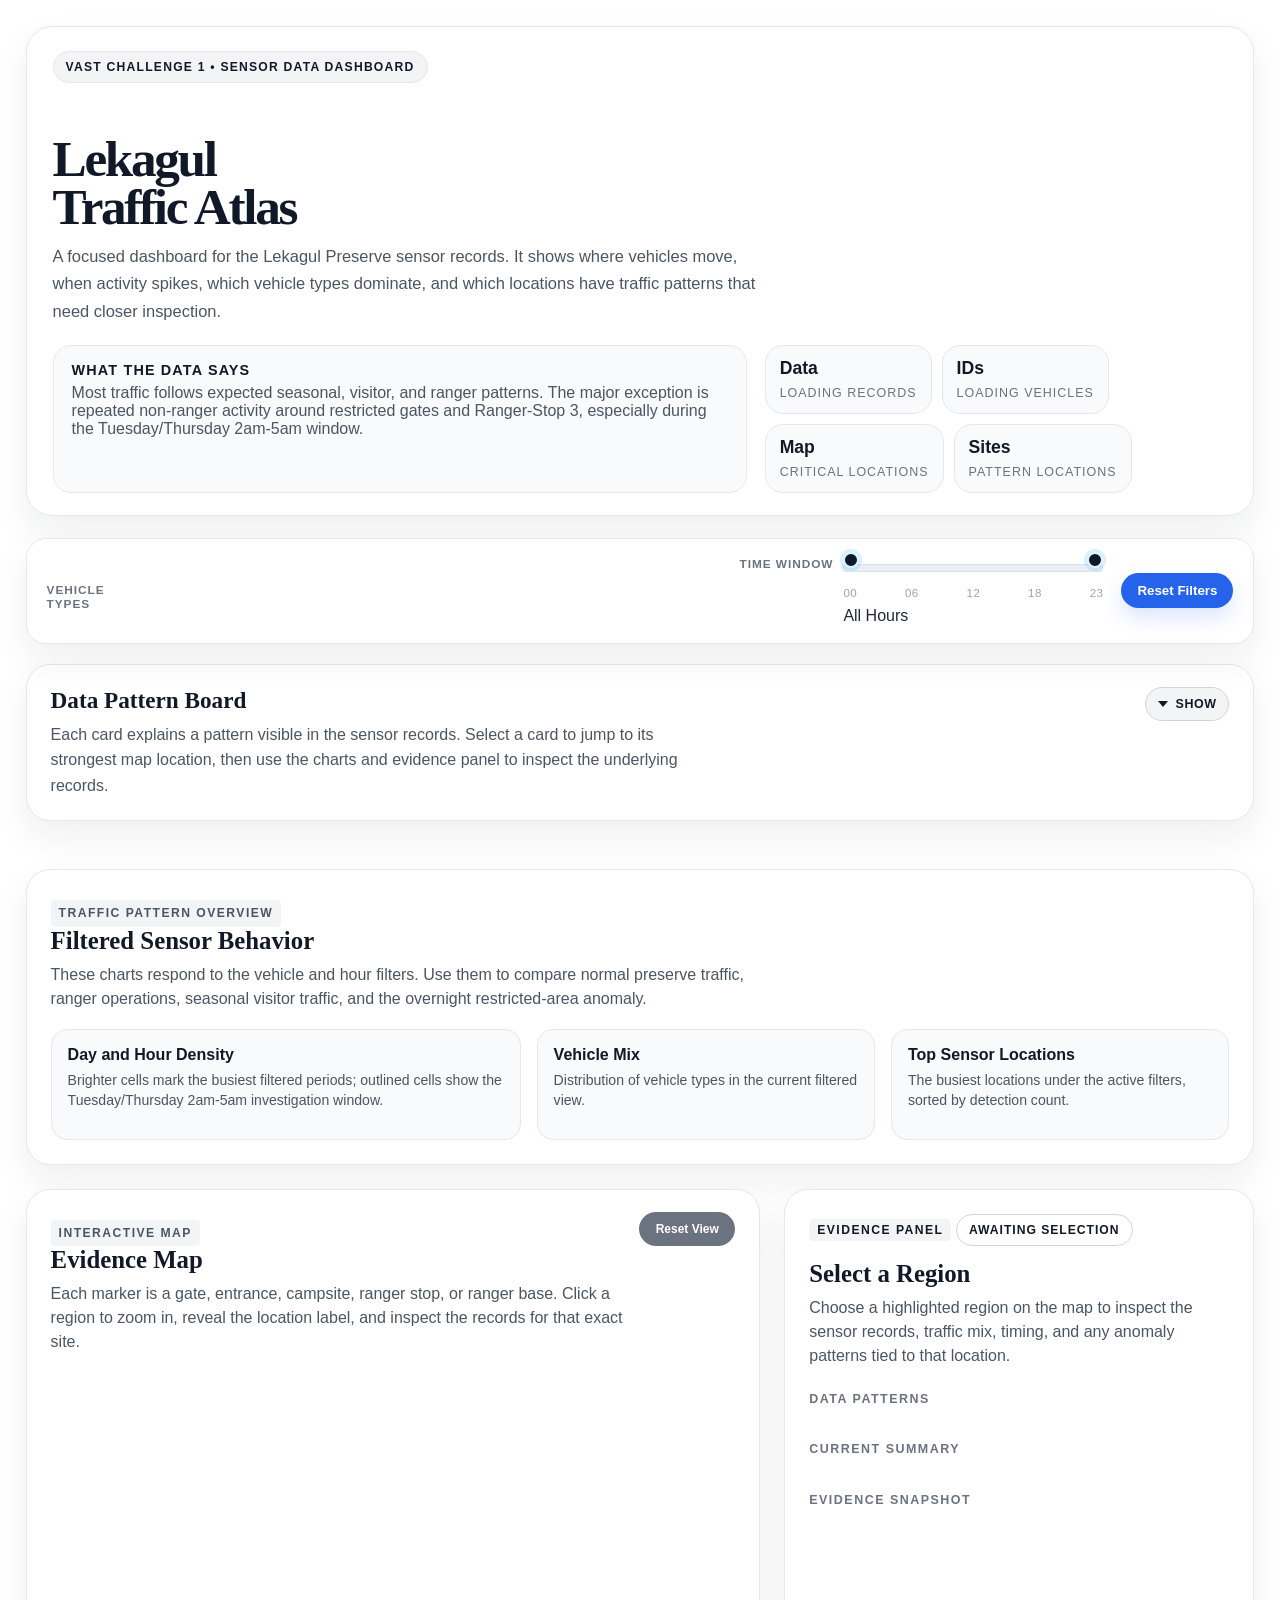
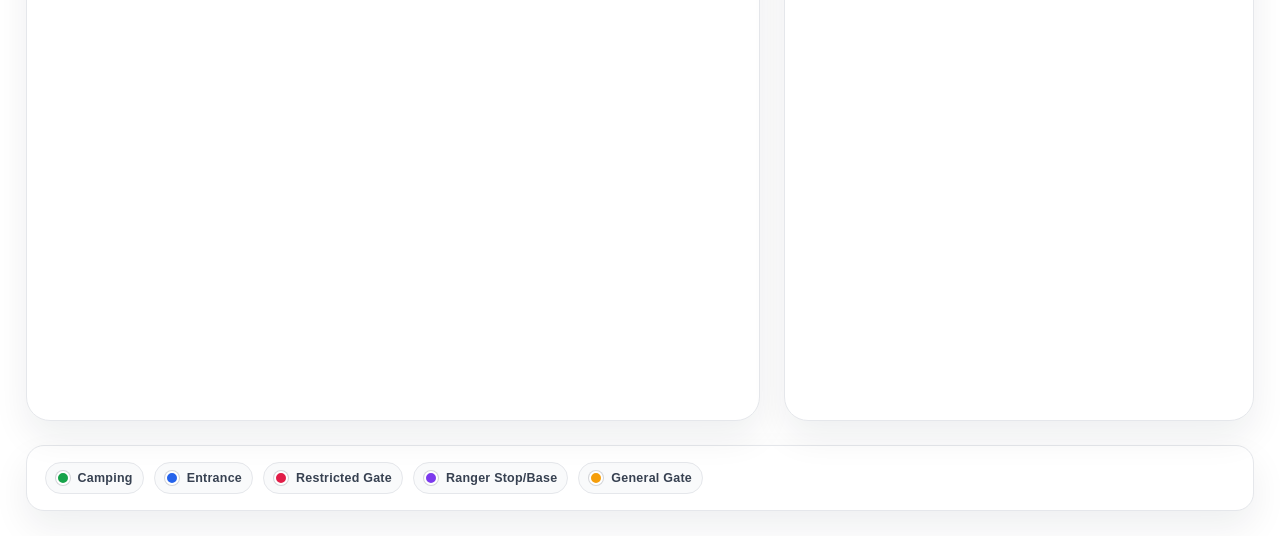
<file: index.html>
<!DOCTYPE html>
<html lang="en">
<head>
    <meta charset="UTF-8">
    <title>Lekagul Reserve - Comprehensive Traffic Analysis</title>
    <script src="https://d3js.org/d3.v7.min.js"></script>
    <link rel="stylesheet" href="styles.css">
</head>
<body>
    <div class="app-shell">
        <div class="hero">
            <div class="hero-eyebrow">VAST Challenge 1 • Sensor Data Dashboard</div>
            <h1>Lekagul Traffic Atlas</h1>
            <p>A focused dashboard for the Lekagul Preserve sensor records. It shows where vehicles move, when activity spikes, which vehicle types dominate, and which locations have traffic patterns that need closer inspection.</p>
            <div class="hero-subgrid">
                <div class="hero-note">
                    <strong>What The Data Says</strong>
                    Most traffic follows expected seasonal, visitor, and ranger patterns. The major exception is repeated non-ranger activity around restricted gates and Ranger-Stop 3, especially during the Tuesday/Thursday 2am-5am window.
                </div>
                <div class="overview-chips" id="overview-chips">
                    <div class="overview-chip"><strong>Data</strong><span>Loading Records</span></div>
                    <div class="overview-chip"><strong>IDs</strong><span>Loading Vehicles</span></div>
                    <div class="overview-chip"><strong>Map</strong><span>Critical Locations</span></div>
                    <div class="overview-chip"><strong>Sites</strong><span>Pattern Locations</span></div>
                </div>
            </div>
        </div>

        <div class="controls control-bar">
            <div class="control-group vehicle-filter-group">
                <label id="vehicle-filter-label">Vehicle Types</label>
                <div id="vehicle-filter-options" class="vehicle-filter-options" role="group" aria-labelledby="vehicle-filter-label"></div>
            </div>
            <div class="control-group time-window-group">
                <label for="time-start">Time Window</label>
                <div class="time-window-control">
                    <div class="time-window-slider">
                        <div class="time-window-fill" id="time-window-fill"></div>
                        <input type="range" id="time-start" min="0" max="23" value="0" aria-label="Start hour">
                        <input type="range" id="time-end" min="0" max="23" value="23" aria-label="End hour">
                    </div>
                    <div class="time-window-ticks">
                        <span>00</span>
                        <span>06</span>
                        <span>12</span>
                        <span>18</span>
                        <span>23</span>
                    </div>
                    <span id="time-display">All Hours</span>
                </div>
            </div>
            <button id="reset-btn">Reset Filters</button>
        </div>

        <details class="briefing-panel">
            <summary class="briefing-header">
                <div>
                    <h2>Data Pattern Board</h2>
                    <p>Each card explains a pattern visible in the sensor records. Select a card to jump to its strongest map location, then use the charts and evidence panel to inspect the underlying records.</p>
                </div>
                <span class="board-toggle"><span class="board-toggle-icon" aria-hidden="true"></span></span>
            </summary>
            <div id="finding-board" class="finding-board"></div>
        </details>

        <div class="stats" id="stats-container"></div>

        <section class="analytics-panel">
            <div class="analytics-header">
                <div>
                    <p class="panel-kicker">Traffic Pattern Overview</p>
                    <h2>Filtered Sensor Behavior</h2>
                    <p>These charts respond to the vehicle and hour filters. Use them to compare normal preserve traffic, ranger operations, seasonal visitor traffic, and the overnight restricted-area anomaly.</p>
                </div>
            </div>
            <div class="analytics-grid">
                <article class="analytics-card">
                    <h3>Day and Hour Density</h3>
                    <p>Brighter cells mark the busiest filtered periods; outlined cells show the Tuesday/Thursday 2am-5am investigation window.</p>
                    <div id="hour-day-heatmap"></div>
                </article>
                <article class="analytics-card">
                    <h3>Vehicle Mix</h3>
                    <p>Distribution of vehicle types in the current filtered view.</p>
                    <div id="vehicle-mix-chart"></div>
                </article>
                <article class="analytics-card">
                    <h3>Top Sensor Locations</h3>
                    <p>The busiest locations under the active filters, sorted by detection count.</p>
                    <div id="top-location-chart"></div>
                </article>
            </div>
        </section>

        <div class="map-layout">
            <section class="map-panel">
                <div class="panel-header">
                    <div>
                        <p class="panel-kicker">Interactive Map</p>
                        <h2>Evidence Map</h2>
                        <p>Each marker is a gate, entrance, campsite, ranger stop, or ranger base. Click a region to zoom in, reveal the location label, and inspect the records for that exact site.</p>
                    </div>
                    <button class="zoom-btn" id="zoomResetBtn" disabled>Reset View</button>
                </div>
                <div id="map-container" class="chart-container map-stage"></div>
            </section>

            <aside class="detail-panel">
                <p class="panel-kicker">Evidence Panel</p>
                <div id="detailStatus" class="detail-status">Awaiting Selection</div>
                <h2 id="detailTitle">Select a Region</h2>
                <p id="detailSummary" class="detail-copy">Choose a highlighted region on the map to inspect the sensor records, traffic mix, timing, and any anomaly patterns tied to that location.</p>
                <div class="detail-section-title">Data Patterns</div>
                <div id="findings-grid" class="findings-grid"></div>
                <div class="detail-section-title">Current Summary</div>
                <div id="detailStatsContainer" class="gate-stats"></div>
                <div class="detail-section-title">Evidence Snapshot</div>
                <div id="detailTableContainer"></div>
            </aside>
        </div>

        <div class="legend-strip">
            <div class="site-legend" aria-label="Map marker legend">
                <span class="site-legend-item"><span class="site-symbol camping"></span>Camping</span>
                <span class="site-legend-item"><span class="site-symbol entrance"></span>Entrance</span>
                <span class="site-legend-item"><span class="site-symbol restricted"></span>Restricted Gate</span>
                <span class="site-legend-item"><span class="site-symbol ranger"></span>Ranger Stop/Base</span>
                <span class="site-legend-item"><span class="site-symbol general"></span>General Gate</span>
            </div>
        </div>

        <div class="tooltip" id="tooltip"></div>
    </div>
    <script src="script.js"></script>
</body>
</html>
</file>
<file: styles.css>
:root {
    --bg-0: #07070a;
    --bg-1: #151017;
    --bg-2: rgba(24, 21, 28, 0.88);
    --bg-3: rgba(40, 35, 46, 0.78);
    --line-soft: rgba(214, 168, 79, 0.16);
    --line-strong: rgba(214, 168, 79, 0.34);
    --text-0: #fffaf0;
    --text-1: #ece3d2;
    --text-2: #b7a894;
    --text-3: #817464;
    --accent-blue: #49b6b2;
    --accent-gold: #d6a84f;
    --accent-orange: #c77a45;
    --accent-red: #d94f5d;
    --accent-plum: #7c2d4f;
    --shadow-xl: 0 28px 70px rgba(0, 0, 0, 0.44);
}
* { box-sizing: border-box; }
body {
    margin: 0;
    padding: clamp(16px, 2vw, 28px);
    background:
        radial-gradient(circle at top left, rgba(124, 45, 79, 0.32), transparent 30%),
        radial-gradient(circle at right center, rgba(214, 168, 79, 0.16), transparent 26%),
        linear-gradient(180deg, var(--bg-0) 0%, var(--bg-1) 58%, #0d1110 100%);
    font-family: "Avenir Next", "Segoe UI", "Helvetica Neue", sans-serif;
    display: flex;
    flex-direction: column;
    align-items: center;
    color: var(--text-1);
}
.controls {
    background: rgba(24, 21, 28, 0.82);
    padding: 18px 20px;
    border-radius: 20px;
    box-shadow: 0 22px 55px rgba(0,0,0,0.28);
    margin-bottom: 20px;
    display: flex;
    gap: 18px;
    flex-wrap: wrap;
    align-items: center;
    justify-content: space-between;
    border: 1px solid var(--line-soft);
}
.control-group {
    display: flex;
    gap: 10px;
    align-items: center;
}
.control-group.time-window-group {
    align-items: flex-start;
}
.time-window-control {
    display: flex;
    flex-direction: column;
    gap: 8px;
    min-width: 260px;
}
.time-window-slider {
    position: relative;
    width: 260px;
    height: 22px;
}
.time-window-slider::before {
    content: "";
    position: absolute;
    top: 50%;
    left: 0;
    right: 0;
    height: 6px;
    border-radius: 999px;
    transform: translateY(-50%);
    background: rgba(148, 163, 184, 0.2);
    border: 1px solid rgba(148, 163, 184, 0.16);
}
.time-window-fill {
    position: absolute;
    top: 50%;
    height: 6px;
    border-radius: 999px;
    transform: translateY(-50%);
    background: linear-gradient(90deg, rgba(56, 189, 248, 0.9) 0%, rgba(37, 99, 235, 0.92) 100%);
    box-shadow: 0 0 0 1px rgba(125, 211, 252, 0.18);
    pointer-events: none;
}
.time-window-slider input[type="range"] {
    position: absolute;
    inset: 0;
    width: 100%;
    margin: 0;
    padding: 0;
    border: none;
    border-radius: 0;
    background: transparent;
    appearance: none;
    -webkit-appearance: none;
    pointer-events: none;
}
.time-window-slider input[type="range"]::-webkit-slider-runnable-track {
    height: 6px;
    background: transparent;
}
.time-window-slider input[type="range"]::-moz-range-track {
    height: 6px;
    background: transparent;
}
.time-window-slider input[type="range"]::-webkit-slider-thumb {
    appearance: none;
    -webkit-appearance: none;
    width: 16px;
    height: 16px;
    margin-top: -5px;
    border-radius: 50%;
    border: 2px solid #e0f2fe;
    background: #0f172a;
    box-shadow: 0 0 0 3px rgba(56, 189, 248, 0.2);
    pointer-events: auto;
    cursor: pointer;
}
.time-window-slider input[type="range"]::-moz-range-thumb {
    width: 16px;
    height: 16px;
    border-radius: 50%;
    border: 2px solid #e0f2fe;
    background: #0f172a;
    box-shadow: 0 0 0 3px rgba(56, 189, 248, 0.2);
    pointer-events: auto;
    cursor: pointer;
}
.time-window-slider input[type="range"]:hover::-webkit-slider-thumb,
.time-window-slider input[type="range"]:focus-visible::-webkit-slider-thumb {
    box-shadow: 0 0 0 5px rgba(56, 189, 248, 0.28);
}
.time-window-slider input[type="range"]:hover::-moz-range-thumb,
.time-window-slider input[type="range"]:focus-visible::-moz-range-thumb {
    box-shadow: 0 0 0 5px rgba(56, 189, 248, 0.28);
}
.time-window-ticks {
    display: flex;
    justify-content: space-between;
    color: var(--text-3);
    font-size: 0.72rem;
    letter-spacing: 0.04em;
}
.control-group.vehicle-filter-group {
    align-items: flex-start;
    flex: 1 1 620px;
    gap: 12px;
}
.control-group label {
    font-weight: 700;
    color: var(--text-2);
    text-transform: uppercase;
    letter-spacing: 0.08em;
    font-size: 0.74rem;
}
.vehicle-filter-group label {
    padding-top: 12px;
}
.vehicle-filter-options {
    display: grid;
    grid-template-columns: repeat(4, minmax(132px, 1fr));
    gap: 8px;
    width: 100%;
}
.vehicle-chip {
    --chip-color: #111827;
    display: grid;
    grid-template-columns: 1fr auto;
    gap: 2px 8px;
    align-items: center;
    min-height: 54px;
    padding: 9px 10px;
    border-radius: 10px;
    border: 1px solid #d1d5db;
    background: #ffffff;
    color: #111827;
    box-shadow: none;
    text-align: left;
}
.vehicle-chip:hover {
    background: #f9fafb;
    border-color: var(--chip-color);
    transform: none;
}
.vehicle-chip.is-active {
    background: #f9fafb;
    border-color: var(--chip-color);
    box-shadow: inset 3px 0 0 var(--chip-color);
}
.vehicle-chip-main {
    font-weight: 850;
    font-size: 0.86rem;
    line-height: 1.1;
}
.vehicle-chip-detail {
    color: #6b7280;
    font-size: 0.76rem;
    line-height: 1.15;
}
.vehicle-chip-count {
    grid-row: 1 / span 2;
    grid-column: 2;
    color: #374151;
    font-size: 0.75rem;
    font-weight: 800;
    padding: 4px 6px;
    border-radius: 999px;
    background: #f3f4f6;
}
select, input[type="range"] {
    padding: 10px 12px;
    border: 1px solid rgba(214, 168, 79, 0.22);
    border-radius: 10px;
    font-size: 14px;
    cursor: pointer;
    background: rgba(16, 15, 18, 0.94);
    color: var(--text-1);
    accent-color: var(--accent-gold);
}
select:hover, input[type="range"]:hover {
    border-color: var(--accent-gold);
}
input[type="range"] {
    padding-inline: 0;
    height: 6px;
    border: 0;
    background: transparent;
}
input[type="range"]::-webkit-slider-runnable-track {
    height: 6px;
    border-radius: 999px;
    background: linear-gradient(90deg, var(--accent-gold), var(--accent-red));
}
input[type="range"]::-webkit-slider-thumb {
    appearance: none;
    width: 18px;
    height: 18px;
    margin-top: -6px;
    border-radius: 50%;
    background: #fffaf0;
    border: 3px solid var(--accent-gold);
    box-shadow: 0 4px 12px rgba(0, 0, 0, 0.34);
}
input[type="range"]::-moz-range-track {
    height: 6px;
    border-radius: 999px;
    background: linear-gradient(90deg, var(--accent-gold), var(--accent-red));
}
input[type="range"]::-moz-range-thumb {
    width: 14px;
    height: 14px;
    border-radius: 50%;
    background: #fffaf0;
    border: 3px solid var(--accent-gold);
    box-shadow: 0 4px 12px rgba(0, 0, 0, 0.34);
}
button {
    padding: 10px 16px;
    background: linear-gradient(180deg, #a53852 0%, #7c2d4f 100%);
    color: #fffaf0;
    border: none;
    border-radius: 999px;
    cursor: pointer;
    font-weight: 700;
    transition: background 0.3s, transform 0.2s, box-shadow 0.2s;
    box-shadow: 0 10px 22px rgba(124, 45, 79, 0.26);
}
button:hover {
    background: linear-gradient(180deg, #bd425f 0%, #8f3158 100%);
    transform: translateY(-1px);
}
.chart-container { 
    position: relative;
    min-height: 400px;
}
svg {
    max-width: 100%;
    display: block;
}
.tooltip {
    position: absolute;
    padding: 12px 14px;
    background: rgba(16, 15, 18, 0.96);
    color: var(--text-0);
    border-radius: 12px;
    font-size: 13px;
    pointer-events: none;
    display: none;
    z-index: 1000;
    border: 1px solid rgba(148, 163, 184, 0.18);
    box-shadow: 0 18px 36px rgba(0,0,0,0.28);
    max-width: 260px;
}
.stats {
    display: grid;
    grid-template-columns: repeat(4, 1fr);
    gap: 16px;
    margin-bottom: 24px;
}
.briefing-panel {
    margin-bottom: 24px;
    padding: 22px 24px;
    border-radius: 24px;
    background: linear-gradient(180deg, rgba(24, 21, 28, 0.9) 0%, rgba(18, 17, 20, 0.82) 100%);
    border: 1px solid var(--line-soft);
    box-shadow: var(--shadow-xl);
}
.briefing-panel summary {
    list-style: none;
    cursor: pointer;
}
.briefing-panel summary::-webkit-details-marker {
    display: none;
}
.board-toggle {
    display: inline-flex;
    align-items: center;
    gap: 8px;
    flex: 0 0 auto;
    padding: 9px 12px;
    border-radius: 999px;
    background: #f3f4f6;
    border: 1px solid #d1d5db;
    color: #111827;
    font-size: 0.78rem;
    font-weight: 850;
    letter-spacing: 0.04em;
    text-transform: uppercase;
}
.board-toggle::after {
    content: "Show";
}
.briefing-panel[open] .board-toggle::after {
    content: "Hide";
}
.board-toggle-icon {
    display: inline-block;
    width: 0;
    height: 0;
    border-left: 5px solid transparent;
    border-right: 5px solid transparent;
    border-top: 6px solid currentColor;
    transition: transform 0.2s;
}
.briefing-panel[open] .board-toggle-icon {
    transform: rotate(180deg);
}
.briefing-header {
    display: flex;
    justify-content: space-between;
    align-items: flex-start;
    gap: 20px;
}
.briefing-panel[open] .briefing-header {
    margin-bottom: 18px;
}
.briefing-header h2 {
    margin: 0;
    color: var(--text-0);
    font-size: 1.45rem;
    font-family: "Iowan Old Style", "Palatino Linotype", serif;
}
.briefing-header p {
    margin: 8px 0 0 0;
    color: var(--text-2);
    line-height: 1.6;
    max-width: 72ch;
}
.finding-board {
    display: grid;
    grid-template-columns: repeat(3, minmax(0, 1fr));
    gap: 14px;
}
.board-card {
    padding: 16px 16px 15px 16px;
    border-radius: 18px;
    background: linear-gradient(180deg, rgba(38, 34, 42, 0.92) 0%, rgba(18, 17, 20, 0.95) 100%);
    border: 1px solid rgba(148, 163, 184, 0.12);
    cursor: pointer;
    transition: transform 0.2s, border-color 0.2s, box-shadow 0.2s;
}
.board-card:hover {
    transform: translateY(-2px);
    border-color: rgba(214, 168, 79, 0.22);
    box-shadow: 0 18px 32px rgba(0, 0, 0, 0.24);
}
.board-card.is-active {
    border-color: rgba(214, 168, 79, 0.42);
    box-shadow: 0 18px 34px rgba(124, 45, 79, 0.2);
    transform: translateY(-2px);
}
.board-card.is-critical {
    box-shadow: inset 0 0 0 1px rgba(217, 79, 93, 0.18);
}
.board-card.is-warning {
    box-shadow: inset 0 0 0 1px rgba(214, 168, 79, 0.18);
}
.board-card.is-context {
    box-shadow: inset 0 0 0 1px rgba(73, 182, 178, 0.16);
}
.board-meta {
    display: flex;
    justify-content: space-between;
    gap: 10px;
    align-items: center;
    margin-bottom: 10px;
}
.board-source {
    color: var(--text-2);
    font-size: 0.74rem;
    font-weight: 800;
    letter-spacing: 0.08em;
    text-transform: uppercase;
}
.board-tone {
    padding: 4px 8px;
    border-radius: 999px;
    font-size: 0.7rem;
    font-weight: 800;
    letter-spacing: 0.08em;
    text-transform: uppercase;
}
.board-tone.is-critical {
    background: rgba(124, 45, 79, 0.42);
    color: #ffd6de;
}
.board-tone.is-warning {
    background: rgba(120, 83, 28, 0.36);
    color: #f5d58a;
}
.board-tone.is-context {
    background: rgba(22, 91, 88, 0.36);
    color: #b7f0ea;
}
.board-title {
    margin: 0 0 8px 0;
    color: var(--text-0);
    font-size: 1.04rem;
    line-height: 1.25;
}
.board-body {
    margin: 0 0 14px 0;
    color: var(--text-1);
    line-height: 1.55;
    font-size: 0.93rem;
}
.board-locations {
    color: var(--text-2);
    font-size: 0.8rem;
    line-height: 1.45;
}
.board-locations strong {
    color: var(--text-0);
}
.stat-box {
    background: linear-gradient(160deg, rgba(84, 54, 91, 0.96) 0%, rgba(124, 45, 79, 0.92) 100%);
    color: #fffaf0;
    padding: 20px 18px;
    border-radius: 18px;
    text-align: left;
    border: 1px solid rgba(255,255,255,0.08);
    box-shadow: var(--shadow-xl);
}
.stat-box.alt1 { background: linear-gradient(160deg, rgba(142, 89, 32, 0.96) 0%, rgba(214, 168, 79, 0.82) 100%); color: #1b1309; }
.stat-box.alt2 { background: linear-gradient(160deg, rgba(22, 91, 88, 0.96) 0%, rgba(73, 182, 178, 0.78) 100%); }
.stat-box.alt3 { background: linear-gradient(160deg, rgba(19, 93, 62, 0.96) 0%, rgba(42, 130, 92, 0.82) 100%); }
.stat-value {
    font-size: clamp(1.7rem, 2vw, 2.15rem);
    font-weight: 800;
    line-height: 1;
    margin-bottom: 8px;
}
.stat-label {
    font-size: 0.82rem;
    opacity: 0.92;
    letter-spacing: 0.08em;
    text-transform: uppercase;
}
.gate-stats {
    display: grid;
    grid-template-columns: repeat(4, 1fr);
    gap: 15px;
    margin-bottom: 25px;
}
.gate-stat {
    background: linear-gradient(180deg, rgba(40, 35, 46, 0.88) 0%, rgba(18, 17, 20, 0.86) 100%);
    padding: 16px;
    border-radius: 14px;
    border: 1px solid rgba(148, 163, 184, 0.14);
}
.gate-stat strong { display: block; font-size: 1.4em; color: #fffaf0; }
.gate-stat-label { font-size: 0.9em; color: #b7a894; margin-top: 5px; }
.data-table {
    width: 100%;
    border-collapse: collapse;
    margin-top: 15px;
    color: #ece3d2;
    overflow: hidden;
    border-radius: 14px;
    border: 1px solid var(--line-soft);
}
.data-table th {
    background: linear-gradient(180deg, rgba(124, 45, 79, 0.96) 0%, rgba(84, 54, 91, 0.94) 100%);
    color: #fffaf0;
    padding: 12px;
    text-align: left;
    font-weight: 600;
    letter-spacing: 0.06em;
    text-transform: uppercase;
    font-size: 0.75rem;
}
.data-table td {
    padding: 10px 12px;
    border-bottom: 1px solid rgba(148, 163, 184, 0.16);
    vertical-align: top;
}
.data-table tr:hover {
    background: rgba(51, 65, 85, 0.45);
}
.data-table tr:nth-child(even) {
    background: rgba(15, 23, 42, 0.3);
}
.circle-clickable {
    cursor: pointer;
    transition: opacity 0.25s, fill 0.25s, stroke 0.25s, r 0.25s;
}
.circle-clickable:hover {
    opacity: 1 !important;
    filter: brightness(1.2);
}
.map-background {
    fill: transparent;
    pointer-events: all;
}
.map-layer {
    transition: stroke-width 0.25s;
}
.location-label {
    font-size: 11px;
    font-weight: 700;
    fill: #fffaf0;
    paint-order: stroke;
    stroke: rgba(15,23,42,0.95);
    stroke-width: 3px;
    stroke-linejoin: round;
    pointer-events: none;
    opacity: 0;
    transition: opacity 0.2s;
}
.location-label.is-visible {
    opacity: 1;
}
.zoom-controls {
    position: absolute;
    top: 10px;
    right: 10px;
    display: flex;
    gap: 8px;
}
.zoom-btn {
    padding: 10px 14px;
    background: linear-gradient(180deg, #a53852 0%, #7c2d4f 100%);
    color: #fffaf0;
    border: none;
    border-radius: 999px;
    cursor: pointer;
    font-weight: 600;
    font-size: 12px;
    min-width: 96px;
    white-space: nowrap;
    flex-shrink: 0;
    transition: background 0.2s;
}
.zoom-btn:hover {
    background: linear-gradient(180deg, #bd425f 0%, #8f3158 100%);
}
.zoom-btn:disabled {
    background: rgba(62, 55, 64, 0.9);
    cursor: not-allowed;
    color: #b7a894;
}
#map-container {
    position: relative;
    width: 100%;
    height: 100%;
    display: flex;
    align-items: stretch;
}
.map-svg {
    border-radius: 18px;
    cursor: move;
    touch-action: none;
    width: 100%;
    height: auto;
    aspect-ratio: 1 / 1;
    max-height: min(78vh, 1040px);
    margin: 0 auto;
    background: linear-gradient(180deg, #111111 0%, #0d1412 100%);
    box-shadow:
        inset 0 0 0 1px rgba(148, 163, 184, 0.12),
        0 24px 44px rgba(0, 0, 0, 0.28);
}
.map-svg:active {
    cursor: grabbing;
}
.app-shell {
    width: min(1800px, 100%);
}
.hero {
    margin-bottom: 22px;
    padding: 24px 26px 22px 26px;
    border-radius: 26px;
    background:
        linear-gradient(145deg, rgba(24, 21, 28, 0.9) 0%, rgba(16, 15, 18, 0.72) 100%);
    border: 1px solid var(--line-soft);
    box-shadow: var(--shadow-xl);
    position: relative;
    overflow: hidden;
}
.hero::before {
    content: "";
    position: absolute;
    inset: auto -80px -120px auto;
    width: 320px;
    height: 320px;
    border-radius: 50%;
    background: radial-gradient(circle, rgba(214, 168, 79, 0.18) 0%, transparent 68%);
}
.hero h1 {
    font-family: "Iowan Old Style", "Palatino Linotype", serif;
    font-size: clamp(2.8rem, 4vw, 4.8rem);
    letter-spacing: -0.045em;
    line-height: 0.94;
    margin-bottom: 12px;
    max-width: 11ch;
    color: var(--text-0);
}
.hero p {
    margin: 0;
    max-width: 78ch;
    color: #c7bba8;
    font-size: 1.03rem;
    line-height: 1.65;
}
.hero-eyebrow {
    display: inline-flex;
    align-items: center;
    gap: 10px;
    padding: 8px 12px;
    margin-bottom: 18px;
    border-radius: 999px;
    border: 1px solid rgba(214, 168, 79, 0.32);
    background: rgba(83, 58, 24, 0.28);
    color: #f5d58a;
    font-size: 0.76rem;
    font-weight: 800;
    letter-spacing: 0.1em;
    text-transform: uppercase;
}
.hero-subgrid {
    margin-top: 20px;
    display: grid;
    grid-template-columns: minmax(0, 1.2fr) minmax(280px, 0.8fr);
    gap: 18px;
    position: relative;
    z-index: 1;
}
.hero-note {
    padding: 16px 18px;
    border-radius: 18px;
    background: rgba(15, 14, 17, 0.58);
    border: 1px solid rgba(148, 163, 184, 0.12);
    color: #d7cdbc;
}
.hero-note strong {
    display: block;
    margin-bottom: 6px;
    color: var(--text-0);
    font-size: 0.9rem;
    letter-spacing: 0.08em;
    text-transform: uppercase;
}
.overview-chips {
    display: flex;
    flex-wrap: wrap;
    gap: 10px;
    align-content: flex-start;
}
.overview-chip {
    padding: 12px 14px;
    min-width: 140px;
    border-radius: 18px;
    background: rgba(40, 35, 46, 0.78);
    border: 1px solid rgba(148, 163, 184, 0.12);
}
.overview-chip strong {
    display: block;
    color: var(--text-0);
    font-size: 1.1rem;
    margin-bottom: 4px;
}
.overview-chip span {
    color: var(--text-2);
    font-size: 0.78rem;
    letter-spacing: 0.08em;
    text-transform: uppercase;
}
.control-bar {
    background: rgba(24, 21, 28, 0.84);
    backdrop-filter: blur(10px);
    border: 1px solid rgba(148, 163, 184, 0.14);
    border-radius: 20px;
    box-shadow: 0 22px 55px rgba(0, 0, 0, 0.3);
}
.map-layout {
    display: grid;
    grid-template-columns: minmax(760px, 1.55fr) minmax(360px, 0.78fr);
    gap: 24px;
    align-items: stretch;
}
.map-panel, .detail-panel {
    background: rgba(24, 21, 28, 0.84);
    backdrop-filter: blur(12px);
    border: 1px solid rgba(148, 163, 184, 0.14);
    border-radius: 24px;
    box-shadow: 0 28px 65px rgba(0, 0, 0, 0.34);
    overflow: hidden;
    height: 100%;
}
.map-panel {
    display: flex;
    flex-direction: column;
}
.panel-header {
    display: flex;
    justify-content: space-between;
    align-items: flex-start;
    gap: 16px;
    padding: 22px 24px 0 24px;
}
.panel-header h2, .detail-panel h2 {
    margin: 0;
    font-size: 1.55rem;
    color: #fffaf0;
    font-family: "Iowan Old Style", "Palatino Linotype", serif;
}
.panel-header p, .detail-copy {
    margin: 8px 0 0 0;
    color: #b7a894;
    line-height: 1.5;
}
.panel-kicker {
    margin: 0 0 10px 0;
    color: #d6a84f;
    font-size: 0.76rem;
    font-weight: 800;
    text-transform: uppercase;
    letter-spacing: 0.12em;
}
.map-stage {
    padding: 18px 24px 18px 24px;
    min-height: clamp(620px, 74vh, 980px);
}
.detail-panel {
    padding: 24px;
    min-height: clamp(620px, 74vh, 980px);
    max-height: none;
    overflow: auto;
}
.detail-section-title {
    margin: 24px 0 12px 0;
    font-size: 0.78rem;
    letter-spacing: 0.12em;
    text-transform: uppercase;
    color: #b7a894;
    font-weight: 800;
}
.detail-status {
    display: inline-flex;
    align-items: center;
    gap: 8px;
    padding: 8px 12px;
    margin: 0 0 14px 0;
    border-radius: 999px;
    border: 1px solid rgba(148, 163, 184, 0.14);
    background: rgba(40, 35, 46, 0.72);
    color: var(--text-2);
    font-size: 0.76rem;
    font-weight: 800;
    letter-spacing: 0.08em;
    text-transform: uppercase;
}
.detail-status.is-critical {
    color: #ffd6de;
    border-color: rgba(217, 79, 93, 0.28);
    background: rgba(124, 45, 79, 0.24);
}
.detail-status.is-warning {
    color: #f5d58a;
    border-color: rgba(214, 168, 79, 0.28);
    background: rgba(120, 83, 28, 0.2);
}
.detail-status.is-context {
    color: #b7f0ea;
    border-color: rgba(73, 182, 178, 0.26);
    background: rgba(22, 91, 88, 0.2);
}
.findings-grid {
    display: grid;
    grid-template-columns: 1fr;
    gap: 12px;
}
.legend-strip {
    margin-top: 24px;
    padding: 16px 18px;
    min-height: auto;
    background: #ffffff;
    border: 1px solid #e5e7eb;
    border-radius: 18px;
    box-shadow: 0 16px 36px rgba(17, 24, 39, 0.07);
}
.site-legend {
    display: flex;
    flex-wrap: wrap;
    gap: 10px;
}
.site-legend-item {
    display: inline-flex;
    align-items: center;
    gap: 8px;
    padding: 8px 10px;
    border-radius: 999px;
    background: #f9fafb;
    border: 1px solid #e5e7eb;
    color: #374151;
    font-size: 0.78rem;
    font-weight: 800;
    letter-spacing: 0.02em;
}
.site-symbol {
    width: 14px;
    height: 14px;
    display: inline-block;
    border: 2px solid #ffffff;
    border-radius: 50%;
    box-shadow: 0 0 0 1px rgba(17, 24, 39, 0.16);
    flex: 0 0 auto;
}
.site-symbol.camping {
    background: #16a34a;
}
.site-symbol.entrance {
    background: #2563eb;
}
.site-symbol.restricted {
    background: #e11d48;
}
.site-symbol.ranger {
    background: #7c3aed;
}
.site-symbol.general {
    background: #f59e0b;
}
.finding-card {
    padding: 16px 16px 15px 16px;
    border-radius: 16px;
    background: linear-gradient(180deg, rgba(40, 35, 46, 0.92) 0%, rgba(18, 17, 20, 0.96) 100%);
    border: 1px solid rgba(148, 163, 184, 0.12);
    position: relative;
    overflow: hidden;
}
.finding-kicker {
    margin: 0 0 8px 0;
    color: #49b6b2;
    font-size: 0.78rem;
    font-weight: 700;
    letter-spacing: 0.08em;
    text-transform: uppercase;
}
.finding-title {
    margin: 0 0 8px 0;
    color: #fffaf0;
    font-size: 1.05rem;
}
.finding-body {
    margin: 0;
    color: #d7cdbc;
    line-height: 1.55;
    font-size: 0.95rem;
}
.finding-meta {
    margin-top: 12px;
    color: #b7a894;
    font-size: 0.82rem;
}
.finding-card.is-critical {
    box-shadow: inset 0 0 0 1px rgba(217, 79, 93, 0.22), 0 10px 24px rgba(124, 45, 79, 0.18);
}
.finding-card.is-warning {
    box-shadow: inset 0 0 0 1px rgba(214, 168, 79, 0.24), 0 10px 24px rgba(120, 83, 28, 0.14);
}
.finding-card.is-context {
    box-shadow: inset 0 0 0 1px rgba(73, 182, 178, 0.2), 0 10px 24px rgba(22, 91, 88, 0.12);
}
.feature-cell {
    fill: rgba(148, 163, 184, 0.05);
    stroke: rgba(226,232,240,0.18);
    stroke-width: 1.5;
    cursor: pointer;
    transition: fill 0.25s, opacity 0.25s, stroke 0.25s;
}
.feature-cell:hover {
    fill: rgba(214, 168, 79, 0.18);
}
.feature-cell.tone-critical {
    fill: rgba(124, 45, 79, 0.18);
}
.feature-cell.tone-warning {
    fill: rgba(214, 168, 79, 0.14);
}
.feature-cell.tone-context {
    fill: rgba(73, 182, 178, 0.12);
}
.feature-cell.is-active {
    fill: rgba(214, 168, 79, 0.3);
    stroke: rgba(248,250,252,0.85);
}
.feature-cell.is-muted {
    fill: rgba(51, 65, 85, 0.22);
    opacity: 0.45;
}
.route-overlay {
    pointer-events: none;
}
.route-line {
    fill: none;
    stroke: #e11d48;
    stroke-width: 5;
    stroke-linecap: round;
    stroke-linejoin: round;
    stroke-dasharray: 10 7;
    vector-effect: non-scaling-stroke;
    filter: drop-shadow(0 2px 4px rgba(127, 29, 29, 0.34));
}
.route-line-halo {
    stroke: #ffffff;
    stroke-width: 9;
    stroke-dasharray: none;
    opacity: 0.85;
    filter: none;
}
.route-stop {
    fill: #ffffff;
    stroke: #e11d48;
    stroke-width: 3;
    vector-effect: non-scaling-stroke;
}
.route-index {
    fill: #991b1b;
    font-size: 8px;
    font-weight: 900;
    pointer-events: none;
}
.route-caption {
    fill: #991b1b;
    font-size: 12px;
    font-weight: 900;
    paint-order: stroke;
    stroke: #ffffff;
    stroke-width: 4px;
    stroke-linejoin: round;
}
.analytics-panel {
    margin-bottom: 24px;
    padding: 22px 24px 24px 24px;
    border-radius: 24px;
    background: rgba(24, 21, 28, 0.84);
    border: 1px solid rgba(148, 163, 184, 0.14);
    box-shadow: var(--shadow-xl);
}
.analytics-header {
    display: flex;
    justify-content: space-between;
    gap: 20px;
    align-items: flex-start;
    margin-bottom: 18px;
}
.analytics-header h2 {
    margin: 0;
    color: var(--text-0);
    font-family: "Iowan Old Style", "Palatino Linotype", serif;
    font-size: 1.55rem;
}
.analytics-header p {
    margin: 8px 0 0 0;
    color: var(--text-2);
    line-height: 1.5;
    max-width: 78ch;
}
.analytics-grid {
    display: grid;
    grid-template-columns: minmax(0, 1.25fr) minmax(320px, 0.9fr) minmax(320px, 0.9fr);
    gap: 16px;
    align-items: stretch;
}
.analytics-card {
    min-width: 0;
    padding: 16px;
    border-radius: 16px;
    background: linear-gradient(180deg, rgba(40, 35, 46, 0.9) 0%, rgba(18, 17, 20, 0.94) 100%);
    border: 1px solid rgba(148, 163, 184, 0.12);
}
.analytics-card h3 {
    margin: 0 0 6px 0;
    color: var(--text-0);
    font-size: 1rem;
}
.analytics-card p {
    margin: 0 0 12px 0;
    color: var(--text-2);
    font-size: 0.88rem;
    line-height: 1.45;
}
.analytics-card svg {
    width: 100%;
    height: auto;
    overflow: visible;
}
.axis text {
    fill: #b7a894;
    font-size: 11px;
}
.axis path, .axis line {
    stroke: rgba(214, 168, 79, 0.18);
}
.chart-label {
    fill: #ece3d2;
    font-size: 12px;
    font-weight: 700;
}
.chart-muted {
    fill: #b7a894;
    font-size: 11px;
}
.chart-empty {
    fill: #817464;
    font-size: 14px;
    text-anchor: middle;
}
/* Simple light dashboard theme */
:root {
    --bg-0: #ffffff;
    --bg-1: #f6f7f9;
    --bg-2: rgba(255, 255, 255, 0.96);
    --bg-3: rgba(243, 244, 246, 0.92);
    --line-soft: rgba(17, 24, 39, 0.12);
    --line-strong: rgba(17, 24, 39, 0.24);
    --text-0: #111827;
    --text-1: #1f2937;
    --text-2: #6b7280;
    --text-3: #9ca3af;
    --accent-blue: #111827;
    --accent-gold: #111827;
    --accent-orange: #4b5563;
    --accent-red: #111827;
    --accent-plum: #111827;
    --shadow-xl: 0 18px 44px rgba(17, 24, 39, 0.08);
}
body {
    background: #ffffff;
    color: var(--text-1);
}
.hero,
.controls,
.briefing-panel,
.analytics-panel,
.map-panel,
.detail-panel {
    background: #ffffff;
    border: 1px solid #e5e7eb;
    box-shadow: 0 16px 36px rgba(17, 24, 39, 0.07);
}
.hero::before {
    display: none;
}
.hero p,
.panel-header p,
.detail-copy,
.briefing-header p,
.analytics-header p,
.analytics-card p,
.finding-body,
.board-body,
.hero-note {
    color: #4b5563;
}
.hero h1,
.briefing-header h2,
.analytics-header h2,
.panel-header h2,
.detail-panel h2,
.board-title,
.finding-title,
.overview-chip strong,
.gate-stat strong {
    color: #111827;
}
.stat-box .stat-value,
.stat-box .stat-label,
.stat-box.alt1 .stat-value,
.stat-box.alt1 .stat-label,
.stat-box.alt2 .stat-value,
.stat-box.alt2 .stat-label,
.stat-box.alt3 .stat-value,
.stat-box.alt3 .stat-label {
    color: #ffffff;
}
.hero-eyebrow,
.panel-kicker,
.finding-kicker {
    color: #111827;
    background: #f3f4f6;
    border-color: #e5e7eb;
}
.panel-kicker {
    display: inline-flex;
    padding: 4px 8px;
    border-radius: 4px;
}
.finding-kicker {
    background: transparent;
    border: 0;
    padding: 0;
}
.hero-note,
.overview-chip,
.board-card,
.finding-card,
.analytics-card,
.gate-stat,
.detail-status {
    background: #f9fafb;
    border: 1px solid #e5e7eb;
    box-shadow: none;
}
select,
input[type="range"] {
    background: #ffffff;
    color: #111827;
    border-color: #d1d5db;
}
input[type="range"]::-webkit-slider-runnable-track,
input[type="range"]::-moz-range-track {
    background: #d1d5db;
}
input[type="range"]::-webkit-slider-thumb {
    background: #111827;
    border-color: #111827;
}
input[type="range"]::-moz-range-thumb {
    background: #111827;
    border-color: #111827;
}
button:not(.vehicle-chip),
.zoom-btn {
    background: #2563eb;
    color: #ffffff;
    border-color: #2563eb;
    box-shadow: 0 10px 20px rgba(37, 99, 235, 0.16);
}
button:not(.vehicle-chip):hover,
.zoom-btn:hover {
    background: #1d4ed8;
}
.zoom-btn:disabled {
    background: #6b7280;
    color: #ffffff;
    box-shadow: none;
}
.stat-box,
.stat-box.alt1 {
    background: linear-gradient(135deg, #1d4ed8 0%, #2563eb 100%);
    color: #ffffff;
    border: 1px solid rgba(37, 99, 235, 0.18);
    box-shadow: 0 12px 26px rgba(37, 99, 235, 0.13);
}
.stat-box.alt1 {
    background: linear-gradient(135deg, #be123c 0%, #e11d48 100%);
    border-color: rgba(225, 29, 72, 0.18);
    box-shadow: 0 12px 26px rgba(225, 29, 72, 0.13);
}
.stat-box.alt2 {
    background: linear-gradient(135deg, #0f766e 0%, #14b8a6 100%);
    border-color: rgba(20, 184, 166, 0.18);
    box-shadow: 0 12px 26px rgba(20, 184, 166, 0.13);
}
.stat-box.alt3 {
    background: linear-gradient(135deg, #b45309 0%, #f59e0b 100%);
    border-color: rgba(245, 158, 11, 0.22);
    box-shadow: 0 12px 26px rgba(245, 158, 11, 0.14);
}
.board-tone,
.detail-status {
    background: #ffffff;
    color: #111827;
    border: 1px solid #d1d5db;
}
.board-tone.is-critical,
.detail-status.is-critical {
    background: #fff1f2;
    color: #be123c;
    border-color: #fecdd3;
}
.board-tone.is-warning,
.detail-status.is-warning {
    background: #fffbeb;
    color: #92400e;
    border-color: #fde68a;
}
.board-tone.is-context,
.detail-status.is-context {
    background: #ecfeff;
    color: #0f766e;
    border-color: #a5f3fc;
}
.detail-section-title,
.finding-meta,
.board-source,
.overview-chip span,
.gate-stat-label {
    color: #6b7280;
}
.board-card.is-critical,
.finding-card.is-critical,
.feature-cell.tone-critical {
    box-shadow: inset 3px 0 0 #e11d48;
}
.board-card.is-warning,
.finding-card.is-warning,
.feature-cell.tone-warning {
    box-shadow: inset 3px 0 0 #f59e0b;
}
.board-card.is-context,
.finding-card.is-context,
.feature-cell.tone-context {
    box-shadow: inset 3px 0 0 #14b8a6;
}
.board-card:hover,
.board-card.is-active {
    border-color: #111827;
    box-shadow: none;
}
.map-svg {
    background: #f9fafb;
    box-shadow: inset 0 0 0 1px #e5e7eb;
}
.feature-cell,
.feature-cell.tone-context {
    fill: rgba(17, 24, 39, 0.05);
    stroke: rgba(17, 24, 39, 0.2);
}
.feature-cell.tone-critical {
    fill: rgba(225, 29, 72, 0.1);
    stroke: rgba(225, 29, 72, 0.36);
}
.feature-cell.tone-warning {
    fill: rgba(245, 158, 11, 0.1);
    stroke: rgba(245, 158, 11, 0.38);
}
.feature-cell.tone-context {
    fill: rgba(20, 184, 166, 0.08);
    stroke: rgba(20, 184, 166, 0.32);
}
.feature-cell:hover,
.feature-cell.is-active {
    fill: rgba(17, 24, 39, 0.14);
    stroke: #111827;
}
.feature-cell.is-route {
    stroke: #e11d48;
    stroke-width: 2;
}
.location-label {
    fill: #111827;
    stroke: #ffffff;
}
.location-marker {
    fill-opacity: 0.88;
    stroke: #ffffff;
    stroke-width: 2.6;
    vector-effect: non-scaling-stroke;
    filter: drop-shadow(0 1px 3px rgba(17, 24, 39, 0.22));
    transition: opacity 0.2s, fill 0.2s, stroke 0.2s, transform 0.2s;
}
.location-marker.site-camping {
    fill: #16a34a;
    stroke: #bbf7d0;
}
.location-marker.site-entrance {
    fill: #2563eb;
    stroke: #bfdbfe;
}
.location-marker.site-restricted {
    fill: #e11d48;
    stroke: #fecdd3;
}
.location-marker.site-ranger {
    fill: #7c3aed;
    stroke: #ddd6fe;
}
.location-marker.site-base {
    fill: #0f766e;
    stroke: #99f6e4;
}
.location-marker.site-general {
    fill: #f59e0b;
    stroke: #fde68a;
}
.location-marker.tone-critical {
    stroke: #7f1d1d;
    stroke-width: 3.2;
}
.location-marker.tone-warning {
    stroke: #78350f;
}
.location-marker.tone-context {
    stroke: #115e59;
}
.location-marker.is-muted {
    opacity: 0.28;
    filter: none;
}
.location-marker.is-active {
    opacity: 1;
    stroke: #111827;
    stroke-width: 3.6;
    filter: drop-shadow(0 3px 7px rgba(17, 24, 39, 0.3));
}
.location-marker.is-route {
    opacity: 1;
    stroke: #e11d48;
    stroke-width: 4;
    filter: drop-shadow(0 3px 7px rgba(225, 29, 72, 0.36));
}
.location-code {
    fill: #ffffff;
    font-size: 7.5px;
    font-weight: 900;
    letter-spacing: 0;
    paint-order: stroke;
    stroke: rgba(17, 24, 39, 0.46);
    stroke-width: 1.6px;
    stroke-linejoin: round;
    pointer-events: none;
    opacity: 0;
}
.location-code.is-muted {
    opacity: 0;
}
.location-code.is-active,
.location-code.is-visible {
    opacity: 1;
}
.data-table {
    color: #1f2937;
    border-color: #e5e7eb;
}
.data-table th {
    background: #111827;
    color: #ffffff;
}
.data-table td {
    border-bottom-color: #e5e7eb;
}
.data-table tr:hover,
.data-table tr:nth-child(even) {
    background: #f9fafb;
}
.axis text,
.chart-muted,
.chart-empty {
    fill: #6b7280;
}
.axis path,
.axis line {
    stroke: #d1d5db;
}
.chart-label {
    fill: #111827;
}
.tooltip {
    background: #111827;
    color: #ffffff;
    border-color: #111827;
}
@media (min-width: 1600px) {
    .map-layout {
        grid-template-columns: minmax(980px, 1.7fr) minmax(380px, 0.7fr);
    }
    .map-stage {
        min-height: clamp(760px, 78vh, 1120px);
    }
}
@media (max-width: 1280px) {
    .map-layout {
        grid-template-columns: minmax(0, 1.25fr) minmax(340px, 0.8fr);
    }
    .finding-board {
        grid-template-columns: repeat(2, minmax(0, 1fr));
    }
}
@media (max-width: 1100px) {
    .map-layout {
        grid-template-columns: 1fr;
    }
    .hero-subgrid {
        grid-template-columns: 1fr;
    }
    .stats {
        grid-template-columns: repeat(2, 1fr);
    }
    .gate-stats {
        grid-template-columns: repeat(2, 1fr);
    }
    .finding-board {
        grid-template-columns: 1fr;
    }
    .analytics-grid {
        grid-template-columns: 1fr;
    }
    .vehicle-filter-options {
        grid-template-columns: repeat(2, minmax(132px, 1fr));
    }
    .map-stage, .detail-panel {
        min-height: auto;
    }
    .detail-panel {
        position: static;
        max-height: none;
        overflow: visible;
    }
}
@media (max-width: 720px) {
    body {
        padding: 16px;
    }
    .controls {
        justify-content: stretch;
    }
    .control-group {
        width: 100%;
        flex-direction: column;
        align-items: flex-start;
    }
    .time-window-control,
    .time-window-slider {
        width: 100%;
        min-width: 0;
    }
    .vehicle-filter-group label {
        padding-top: 0;
    }
    .vehicle-filter-options {
        grid-template-columns: 1fr;
    }
    .stats {
        grid-template-columns: 1fr;
    }
    .gate-stats {
        grid-template-columns: 1fr;
    }
    .panel-header {
        flex-direction: column;
        align-items: flex-start;
    }
}
</file>
